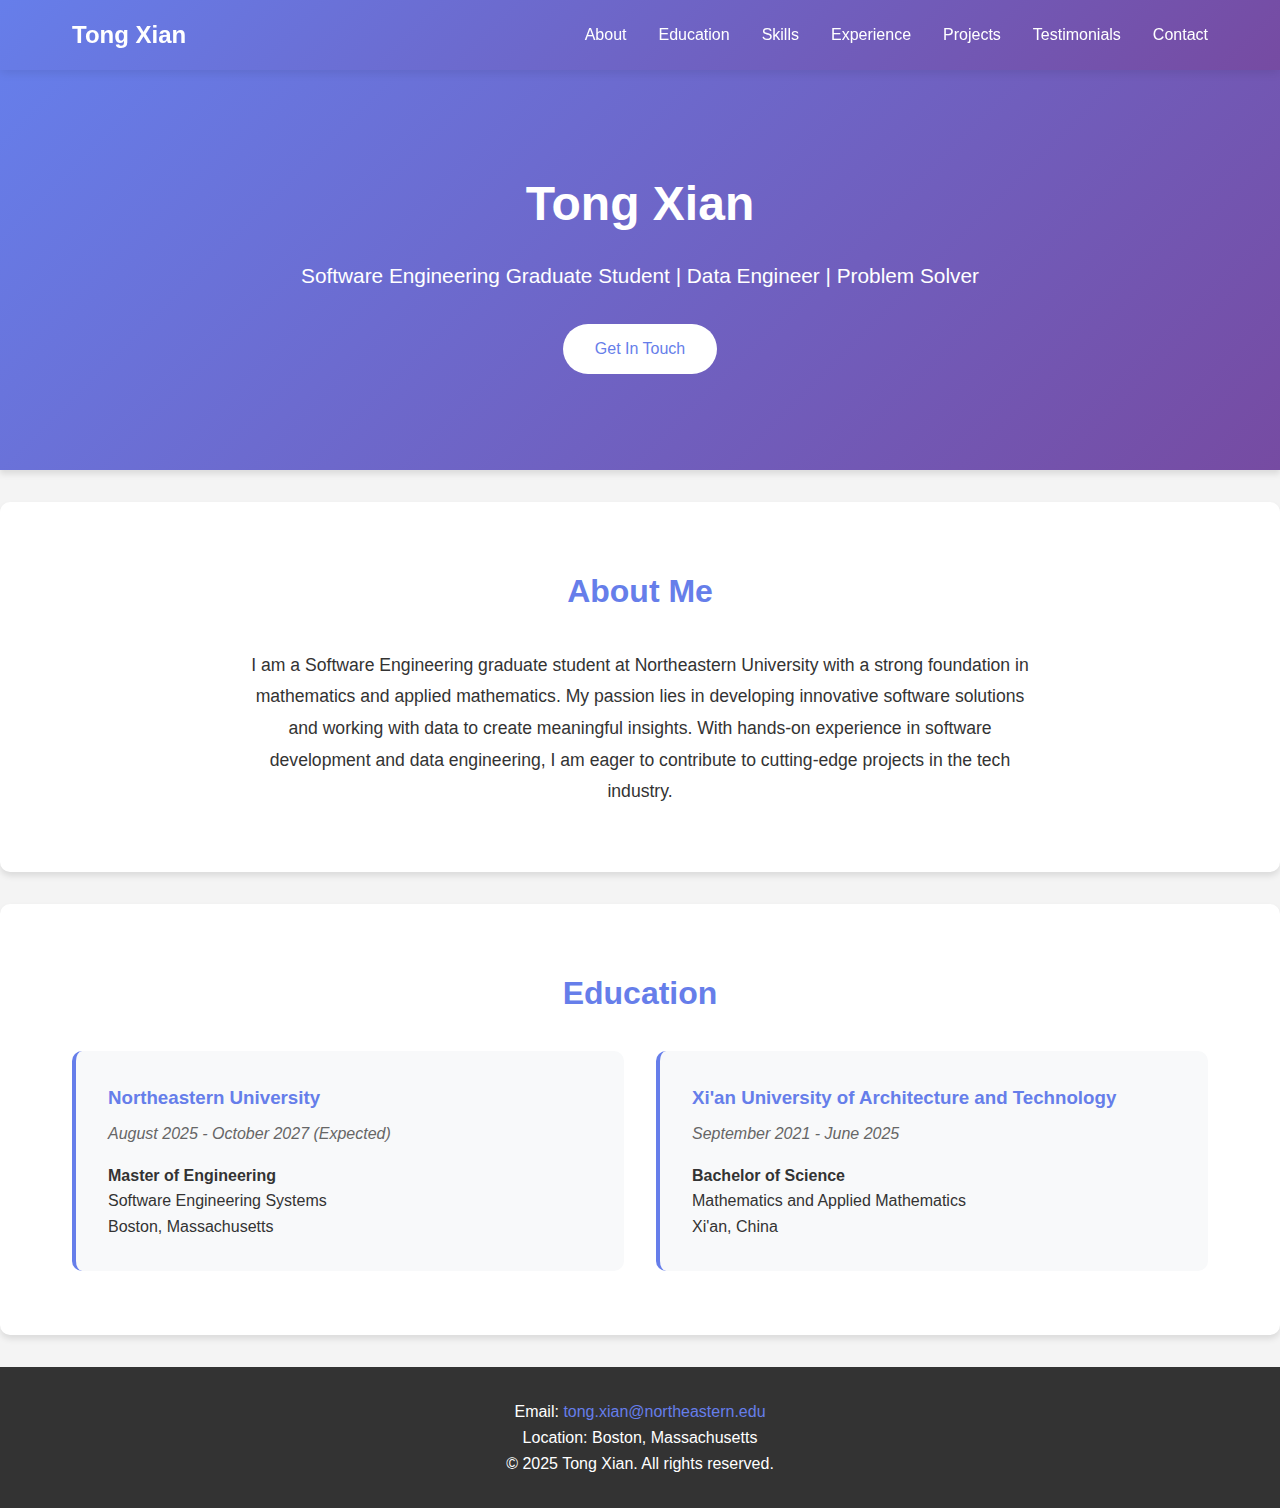
<file: Assignment2/index.html>
<!DOCTYPE html>
<html lang="en">
<head>
    <meta charset="UTF-8">
    <meta name="viewport" content="width=device-width, initial-scale=1.0">
    <title>Tong Xian - Software Engineer</title>
    <link rel="icon" type="image/x-icon" href="data:image/svg+xml,<svg xmlns='http://www.w3.org/2000/svg' viewBox='0 0 100 100'><text y='.9em' font-size='90'>💻</text></svg>">
    <link rel="stylesheet" href="styles.css">
</head>
<body>
<!-- HEADER with Navigation -->
<header>
    <nav>
        <div class="logo">Tong Xian</div>
        <ul>
            <li><a href="#about">About</a></li>
            <li><a href="#education">Education</a></li>
            <li><a href="#skills">Skills</a></li>
            <li><a href="#experience">Experience</a></li>
            <li><a href="#gallery">Projects</a></li>
            <li><a href="#testimonials">Testimonials</a></li>
            <li><a href="#contact">Contact</a></li>
        </ul>
    </nav>
</header>

<!-- HERO SECTION -->
<section class="hero">
    <div class="container">
        <h1>Tong Xian</h1>
        <p>Software Engineering Graduate Student | Data Engineer | Problem Solver</p>
        <button onclick="document.getElementById('contact').scrollIntoView({behavior: 'smooth'})">
            Get In Touch
        </button>
    </div>
</section>

<!-- ABOUT SECTION -->
<section id="about">
    <div class="container">
        <h2>About Me</h2>
        <div class="about-content">
            <p>
                I am a Software Engineering graduate student at Northeastern University with a strong foundation in mathematics and applied mathematics. My passion lies in developing innovative software solutions and working with data to create meaningful insights. With hands-on experience in software development and data engineering, I am eager to contribute to cutting-edge projects in the tech industry.
            </p>
        </div>
    </div>
</section>

<!-- EDUCATION SECTION -->
<section id="education">
    <div class="container">
        <h2>Education</h2>
        <div class="education-grid">
            <article class="education-card">
                <h3>Northeastern University</h3>
                <p class="date">August 2025 - October 2027 (Expected)</p>
                <p><strong>Master of Engineering</strong></p>
                <p>Software Engineering Systems</p>
                <p>Boston, Massachusetts</p>
            </article>
            <article class="education-card">
                <h3>Xi'an University of Architecture and Technology</h3>
                <p class="date">September 2021 - June 2025</p>
                <p><strong>Bachelor of Science</strong></p>
                <p>Mathematics and Applied Mathematics</p>
                <p>Xi'an, China</p>
            </article>
        </div>
    </div>
</section>

<!-- FOOTER -->
<footer>
    <div class="container">
        <p>Email: <a href="mailto:tong.xian@northeastern.edu">tong.xian@northeastern.edu</a></p>
        <p>Location: Boston, Massachusetts</p>
        <p>&copy; 2025 Tong Xian. All rights reserved.</p>
    </div>
</footer>
</body>
</html>
</file>
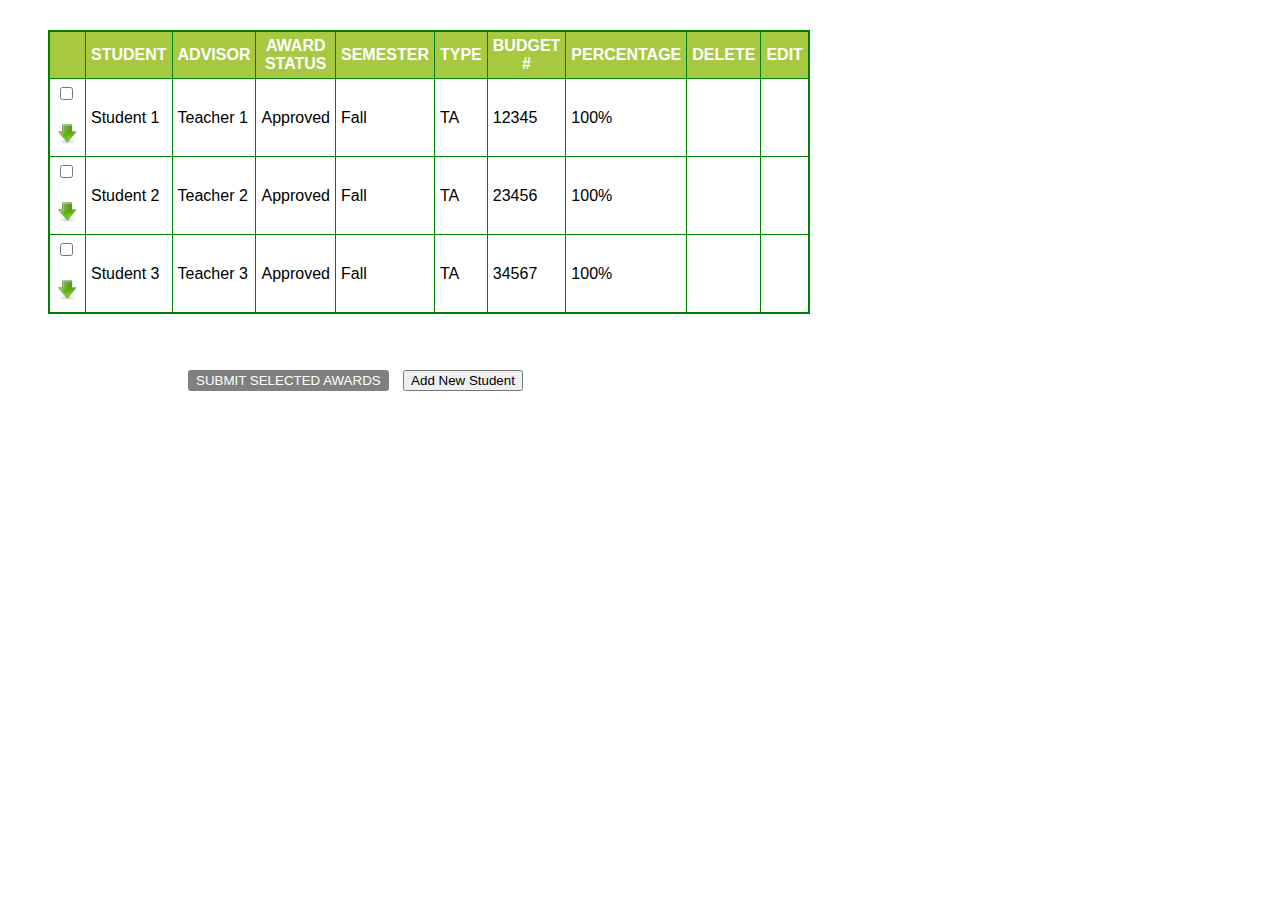
<file: Assignment3/table.html>
<!DOCTYPE html>
<html>
<head>
    <title>Table CheckList</title>
    <link rel="stylesheet" type="text/css" href="table.css">
    <link rel="stylesheet" type="text/css" href="style.css">
</head>
<body>
<div id="studentInfo"></div>

<table id="myTable">
    <thead>
    <tr>
        <th></th>
        <th>STUDENT</th>
        <th>ADVISOR</th>
        <th>AWARD<br/>STATUS</th>
        <th>SEMESTER</th>
        <th>TYPE</th>
        <th>BUDGET<br />#</th>
        <th>PERCENTAGE</th>
        <th>DELETE</th>
        <th>EDIT</th>
    </tr>
    </thead>
    <tbody>
    <tr>
        <td><input type="checkbox" /><br /><br /><img src="down.png" width="25px" class="arrow" /></td>
        <td>Student 1</td>
        <td>Teacher 1</td>
        <td>Approved</td>
        <td>Fall</td>
        <td>TA</td>
        <td>12345</td>
        <td>100%</td>
        <td></td>
        <td></td>
    </tr>
    <tr class="dropDownTextArea">
        <td colspan="10">
            Advisor:<br /><br />
            Award Details<br />
            Summer 1-2014(TA)<br />
            Budget Number: <br />
            Tuition Number: <br />
            Comments:<br /><br /><br />
            Award Status:<br /><br /><br />
        </td>
    </tr>
    <tr>
        <td><input type="checkbox" /><br /><br /><img src="down.png" width="25px" class="arrow" /></td>
        <td>Student 2</td>
        <td>Teacher 2</td>
        <td>Approved</td>
        <td>Fall</td>
        <td>TA</td>
        <td>23456</td>
        <td>100%</td>
        <td></td>
        <td></td>
    </tr>
    <tr class="dropDownTextArea">
        <td colspan="10">
            Advisor:<br /><br />
            Award Details<br />
            Summer 1-2014(TA)<br />
            Budget Number: <br />
            Tuition Number: <br />
            Comments:<br /><br /><br />
            Award Status:<br /><br /><br />
        </td>
    </tr>
    <tr>
        <td><input type="checkbox" /><br /><br /><img src="down.png" width="25px" class="arrow" /></td>
        <td>Student 3</td>
        <td>Teacher 3</td>
        <td>Approved</td>
        <td>Fall</td>
        <td>TA</td>
        <td>34567</td>
        <td>100%</td>
        <td></td>
        <td></td>
    </tr>
    <tr class="dropDownTextArea">
        <td colspan="10">
            Advisor:<br /><br />
            Award Details<br />
            Summer 1-2014(TA)<br />
            Budget Number: <br />
            Tuition Number: <br />
            Comments:<br /><br /><br />
            Award Status:<br /><br /><br />
        </td>
    </tr>
    </tbody>
</table>

<br /><br />

<button id="button">SUBMIT SELECTED AWARDS</button>
<button id="add">Add New Student</button>

<nav class="socialmediaicons"></nav>
<script src="script.js"></script>
</body>
</html>
</file>
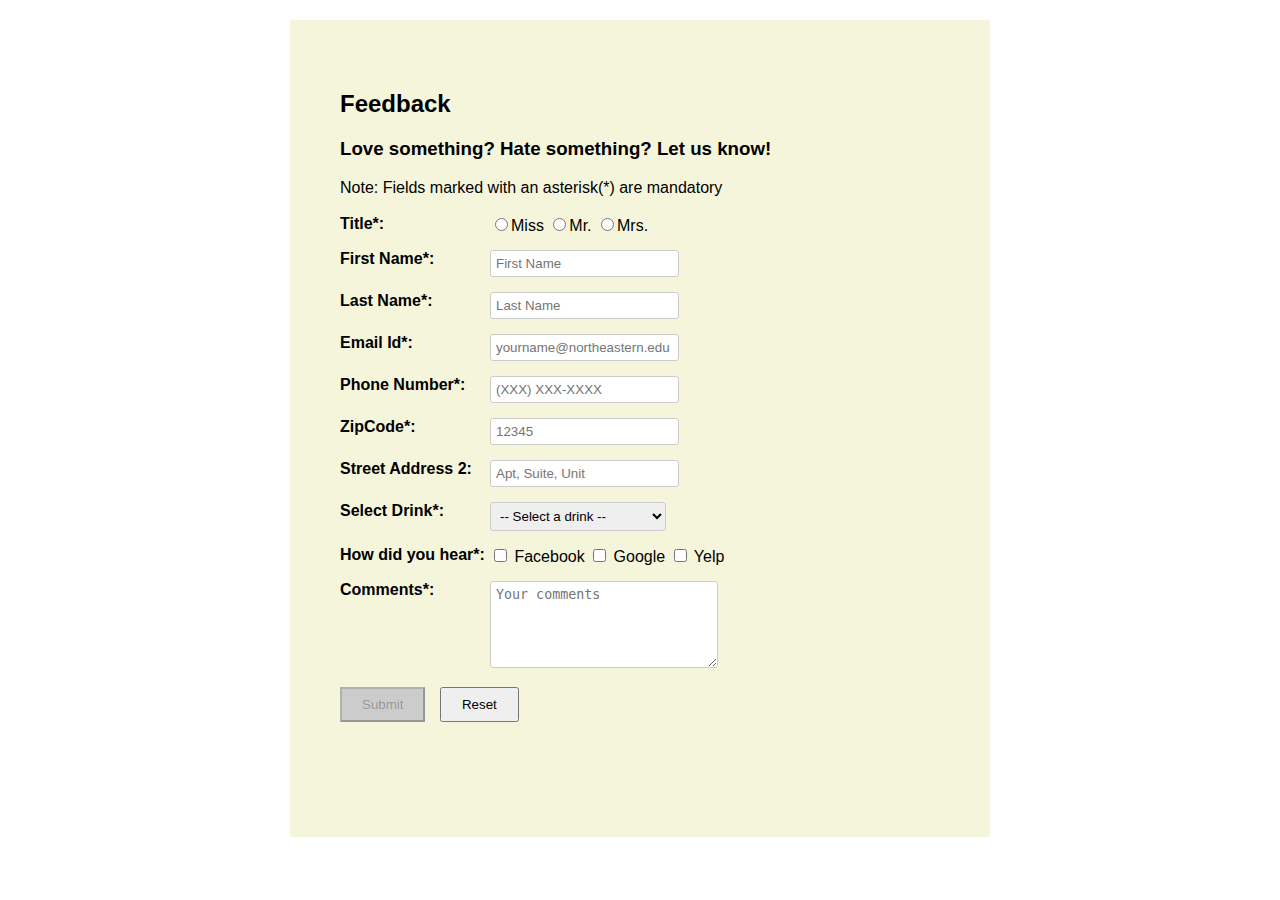
<file: Assignment4/Form.html>
<!doctype html>
<html lang="en">
<head>
    <title>Feedback</title>
    <style>
        * {
            box-sizing: border-box;
        }

        body {
            font-family: Arial, sans-serif;
            margin: 0;
            padding: 20px;
        }

        label {
            float: left;
            width: 150px;
            font-weight: bold;
        }

        #container {
            width: 700px;
            margin: auto;
            background-color: beige;
            position: relative;
        }

        main {
            padding: 50px;
        }

        .form-group {
            margin-bottom: 15px;
            clear: both;
            overflow: hidden;
        }

        .error-message {
            color: red;
            font-size: 12px;
            margin-left: 150px;
            display: none;
        }

        input[type="text"], textarea, select {
            padding: 5px;
            border: 1px solid #ccc;
            border-radius: 3px;
        }

        input[type="text"]:invalid, textarea:invalid {
            border-color: red;
        }

        input[type="submit"], input[type="reset"] {
            padding: 8px 20px;
            margin-right: 10px;
            cursor: pointer;
        }

        #submitBtn:disabled {
            background-color: #ccc;
            cursor: not-allowed;
        }
    </style>
</head>
<body>
<div id="container">
    <main>
        <h2>Feedback</h2>
        <h3>Love something? Hate something? Let us know!</h3>
        Note: Fields marked with an asterisk(*) are mandatory
        <br><br>

        <form id="feedbackForm" novalidate>
            <div class="form-group">
                <label>Title*:</label>
                <input type="radio" name="title" id="miss" value="Miss"/>Miss
                <input type="radio" name="title" id="mr" value="Mr."/>Mr.
                <input type="radio" name="title" id="mrs" value="Mrs."/>Mrs.
                <div class="error-message" id="titleError">Please select a title</div>
            </div>

            <div class="form-group">
                <label for="firstName">First Name*:</label>
                <input type="text" name="firstName" id="firstName" placeholder="First Name"/>
                <div class="error-message" id="firstNameError"></div>
            </div>

            <div class="form-group">
                <label for="lastName">Last Name*:</label>
                <input type="text" name="lastName" id="lastName" placeholder="Last Name"/>
                <div class="error-message" id="lastNameError"></div>
            </div>

            <div class="form-group">
                <label for="emailId">Email Id*:</label>
                <input type="text" name="emailId" id="emailId" placeholder="yourname@northeastern.edu"/>
                <div class="error-message" id="emailIdError"></div>
            </div>

            <div class="form-group">
                <label for="phoneNumber">Phone Number*:</label>
                <input type="text" name="phoneNumber" id="phoneNumber" placeholder="(XXX) XXX-XXXX" maxlength="14"/>
                <div class="error-message" id="phoneNumberError"></div>
            </div>

            <div class="form-group">
                <label for="zipcode">ZipCode*:</label>
                <input type="text" name="zipcode" id="zipcode" placeholder="12345" maxlength="5"/>
                <div class="error-message" id="zipcodeError"></div>
            </div>

            <div class="form-group">
                <label for="address2">Street Address 2:</label>
                <input type="text" name="address2" id="address2" placeholder="Apt, Suite, Unit" maxlength="100"/>
            </div>

            <div class="form-group">
                <label for="drinkSelect">Select Drink*:</label>
                <select name="drinkSelect" id="drinkSelect">
                    <option value="">-- Select a drink --</option>
                    <option value="Hot Black Tea - Keemun">Hot Black Tea - Keemun</option>
                    <option value="Iced Green Tea">Iced Green Tea</option>
                    <option value="Coffee - Espresso">Coffee - Espresso</option>
                    <option value="Smoothie - Berry Blast">Smoothie - Berry Blast</option>
                    <option value="Fresh Orange Juice">Fresh Orange Juice</option>
                </select>
                <div class="error-message" id="drinkSelectError">Please select a drink</div>
            </div>

            <div class="form-group">
                <label for="source">How did you hear*:</label>
                <input type="checkbox" name="source" value="Facebook" id="sourceFacebook"/> Facebook
                <input type="checkbox" name="source" value="Google" id="sourceGoogle"/> Google
                <input type="checkbox" name="source" value="Yelp" id="sourceYelp"/> Yelp
                <div class="error-message" id="sourceError">Please select at least one option</div>
            </div>

            <div class="form-group">
                <label for="comments">Comments*:</label>
                <textarea name="comments" id="comments" placeholder="Your comments" rows="5" cols="25"></textarea>
                <div class="error-message" id="commentsError"></div>
            </div>

            <div class="form-group">
                <input type="submit" id="submitBtn" value="Submit" disabled>
                <input type="reset" value="Reset">
            </div>
        </form>
    </main>

    <div id="resultsContainer" style="padding: 0 50px 50px 50px;"></div>
</div>

<script>
    // Form validation state
    const validationState = {
        title: false,
        firstName: false,
        lastName: false,
        emailId: false,
        phoneNumber: false,
        zipcode: false,
        drinkSelect: false,
        source: false,
        comments: false
    };

    // Regex patterns
    const patterns = {
        email: /^[a-zA-Z0-9._%+-]+@northeastern\.edu$/,
        phone: /^\(\d{3}\) \d{3}-\d{4}$/,
        zipcode: /^\d{5}$/,
        alphanumeric: /^[a-zA-Z0-9\s]+$/
    };

    // Initialize form
    document.addEventListener('DOMContentLoaded', function() {
        setupValidation();
    });

    function setupValidation() {
        // Title validation
        const titleRadios = document.querySelectorAll('input[name="title"]');
        titleRadios.forEach(radio => {
            radio.addEventListener('change', function() {
                validateTitle();
            });
        });

        // First Name validation
        const firstName = document.getElementById('firstName');
        firstName.addEventListener('input', function(e) {
            validateAlphanumeric(e.target, 'firstName', 2, 50);
        });

        // Last Name validation
        const lastName = document.getElementById('lastName');
        lastName.addEventListener('input', function(e) {
            validateAlphanumeric(e.target, 'lastName', 2, 50);
        });

        // Email validation
        const emailId = document.getElementById('emailId');
        emailId.addEventListener('input', function(e) {
            validateEmail(e.target);
        });

        // Phone number validation
        const phoneNumber = document.getElementById('phoneNumber');
        phoneNumber.addEventListener('input', function(e) {
            validatePhone(e.target);
        });

        // Zipcode validation
        const zipcode = document.getElementById('zipcode');
        zipcode.addEventListener('input', function(e) {
            e.target.value = e.target.value.replace(/\D/g, '').slice(0, 5);
            validateZipcode(e.target);
        });

        // Drink select validation
        const drinkSelect = document.getElementById('drinkSelect');
        drinkSelect.addEventListener('change', function(e) {
            validateDrinkSelect(e.target);
        });

        // Source checkboxes validation
        const sourceCheckboxes = document.querySelectorAll('input[name="source"]');
        sourceCheckboxes.forEach(checkbox => {
            checkbox.addEventListener('change', function() {
                validateSource();
            });
        });

        // Comments validation
        const comments = document.getElementById('comments');
        comments.addEventListener('input', function(e) {
            validateComments(e.target);
        });

        // Form reset
        const form = document.getElementById('feedbackForm');
        form.addEventListener('reset', function() {
            setTimeout(() => {
                resetValidation();
            }, 0);
        });
    }

    function validateTitle() {
        const titleRadios = document.querySelectorAll('input[name="title"]');
        const isValid = Array.from(titleRadios).some(radio => radio.checked);
        const errorElement = document.getElementById('titleError');

        if (!isValid) {
            errorElement.style.display = 'block';
            validationState.title = false;
        } else {
            errorElement.style.display = 'none';
            validationState.title = true;
        }

        updateSubmitButton();
    }

    function validateAlphanumeric(element, fieldName, minLength, maxLength) {
        const value = element.value.trim();
        const errorElement = document.getElementById(fieldName + 'Error');
        let errorMessage = '';

        if (value === '') {
            errorMessage = 'This field is required';
            validationState[fieldName] = false;
        } else if (value.length < minLength) {
            errorMessage = `Minimum ${minLength} characters required`;
            validationState[fieldName] = false;
        } else if (value.length > maxLength) {
            errorMessage = `Maximum ${maxLength} characters allowed`;
            validationState[fieldName] = false;
        } else if (!patterns.alphanumeric.test(value)) {
            errorMessage = 'Only letters, numbers and spaces allowed';
            validationState[fieldName] = false;
        } else {
            validationState[fieldName] = true;
        }

        errorElement.textContent = errorMessage;
        errorElement.style.display = errorMessage ? 'block' : 'none';
        updateSubmitButton();
    }

    function validateEmail(element) {
        const value = element.value.trim();
        const errorElement = document.getElementById('emailIdError');
        let errorMessage = '';

        if (value === '') {
            errorMessage = 'Email is required';
            validationState.emailId = false;
        } else if (!patterns.email.test(value)) {
            errorMessage = 'Email must be @northeastern.edu';
            validationState.emailId = false;
        } else {
            validationState.emailId = true;
        }

        errorElement.textContent = errorMessage;
        errorElement.style.display = errorMessage ? 'block' : 'none';
        updateSubmitButton();
    }

    function validatePhone(element) {
        const value = element.value;
        const errorElement = document.getElementById('phoneNumberError');
        let errorMessage = '';

        if (value === '') {
            errorMessage = 'Phone number is required';
            validationState.phoneNumber = false;
        } else if (!patterns.phone.test(value)) {
            errorMessage = 'Format: (XXX) XXX-XXXX';
            validationState.phoneNumber = false;
        } else {
            validationState.phoneNumber = true;
        }

        errorElement.textContent = errorMessage;
        errorElement.style.display = errorMessage ? 'block' : 'none';
        updateSubmitButton();
    }

    function validateZipcode(element) {
        const value = element.value;
        const errorElement = document.getElementById('zipcodeError');
        let errorMessage = '';

        if (value === '') {
            errorMessage = 'Zipcode is required';
            validationState.zipcode = false;
        } else if (!patterns.zipcode.test(value)) {
            errorMessage = 'Zipcode must be 5 digits';
            validationState.zipcode = false;
        } else {
            validationState.zipcode = true;
        }

        errorElement.textContent = errorMessage;
        errorElement.style.display = errorMessage ? 'block' : 'none';
        updateSubmitButton();
    }

    function validateDrinkSelect(element) {
        const value = element.value;
        const errorElement = document.getElementById('drinkSelectError');

        if (value === '') {
            errorElement.style.display = 'block';
            validationState.drinkSelect = false;
        } else {
            errorElement.style.display = 'none';
            validationState.drinkSelect = true;
        }

        updateSubmitButton();
    }

    function validateSource() {
        const sourceCheckboxes = document.querySelectorAll('input[name="source"]');
        const isValid = Array.from(sourceCheckboxes).some(checkbox => checkbox.checked);
        const errorElement = document.getElementById('sourceError');

        if (!isValid) {
            errorElement.style.display = 'block';
            validationState.source = false;
        } else {
            errorElement.style.display = 'none';
            validationState.source = true;
        }

        updateSubmitButton();
    }

    function validateComments(element) {
        const value = element.value.trim();
        const errorElement = document.getElementById('commentsError');
        let errorMessage = '';

        if (value === '') {
            errorMessage = 'Comments are required';
            validationState.comments = false;
        } else if (value.length < 10) {
            errorMessage = 'Minimum 10 characters required';
            validationState.comments = false;
        } else if (value.length > 500) {
            errorMessage = 'Maximum 500 characters allowed';
            validationState.comments = false;
        } else {
            validationState.comments = true;
        }

        errorElement.textContent = errorMessage;
        errorElement.style.display = errorMessage ? 'block' : 'none';
        updateSubmitButton();
    }

    function updateSubmitButton() {
        const submitBtn = document.getElementById('submitBtn');
        const allValid = Object.values(validationState).every(value => value === true);
        submitBtn.disabled = !allValid;
    }

    function resetValidation() {
        Object.keys(validationState).forEach(key => {
            validationState[key] = false;
        });

        document.querySelectorAll('.error-message').forEach(error => {
            error.style.display = 'none';
        });

        updateSubmitButton();
    }
</script>
</body>
</html>
</file>
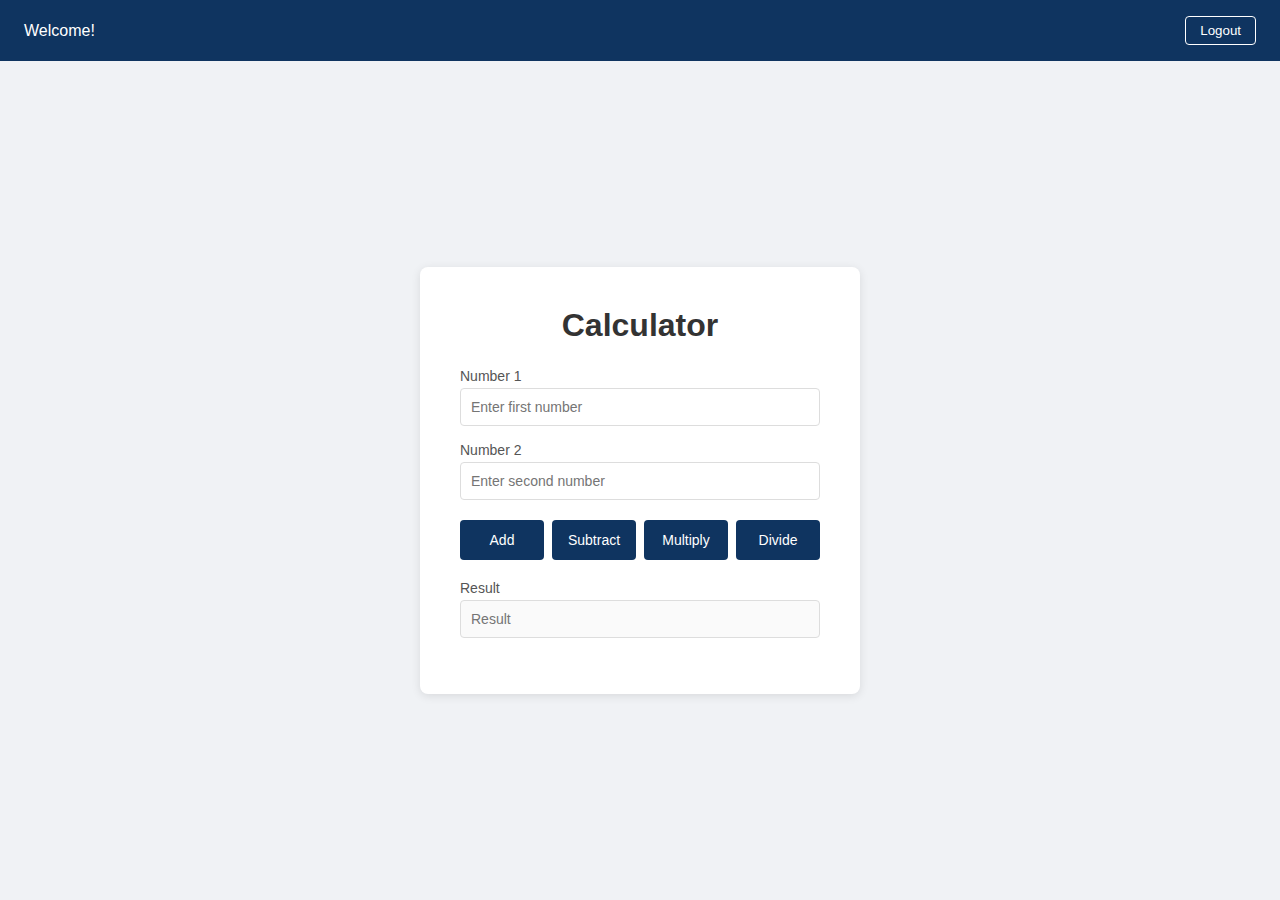
<file: Assignment5/calculator.html>
<!DOCTYPE html>
<html lang="en">
<head>
    <meta charset="UTF-8">
    <meta name="viewport" content="width=device-width, initial-scale=1.0">
    <title>Calculator</title>
    <style>
        * { box-sizing: border-box; margin: 0; padding: 0; }
        body {
          font-family: 'Segoe UI', sans-serif;
          background: #f0f2f5;
          min-height: 100vh;
          display: flex;
          flex-direction: column;
        }
        header {
          background: #0f3460;
          color: #fff;
          padding: 16px 24px;
          display: flex;
          justify-content: space-between;
          align-items: center;
        }
        main {
          flex: 1;
          display: flex;
          align-items: center;
          justify-content: center;
          padding: 40px 16px;
        }
        .card {
          background: #fff;
          border-radius: 8px;
          padding: 40px;
          width: 100%;
          max-width: 440px;
          box-shadow: 0 2px 10px rgba(0,0,0,0.1);
        }
        h1 { text-align: center; color: #333; margin-bottom: 24px; }
        .form-group { margin-bottom: 16px; }
        label { display: block; font-size: 14px; color: #555; margin-bottom: 4px; }
        input {
          width: 100%;
          padding: 10px;
          border: 1px solid #ddd;
          border-radius: 4px;
          font-size: 14px;
        }
        .ops {
          display: grid;
          grid-template-columns: repeat(4,1fr);
          gap: 8px;
          margin: 20px 0;
        }
        .btn-op {
          padding: 12px;
          border: none;
          border-radius: 4px;
          background: #0f3460;
          color: #fff;
          font-size: 14px;
          cursor: pointer;
        }
        .btn-logout {
          background: transparent;
          border: 1px solid #fff;
          color: #fff;
          padding: 6px 14px;
          border-radius: 4px;
          cursor: pointer;
        }
    </style>
</head>
<body>
<header>
    <span id="welcomeMsg">Welcome!</span>
    <button class="btn-logout" id="logoutBtn">Logout</button>
</header>
<main>
    <div class="card">
        <h1>Calculator</h1>
        <div class="form-group">
            <label>Number 1</label>
            <input type="text" id="num1" placeholder="Enter first number">
        </div>
        <div class="form-group">
            <label>Number 2</label>
            <input type="text" id="num2" placeholder="Enter second number">
        </div>
        <div class="ops">
            <button class="btn-op" data-op="add">Add</button>
            <button class="btn-op" data-op="subtract">Subtract</button>
            <button class="btn-op" data-op="multiply">Multiply</button>
            <button class="btn-op" data-op="divide">Divide</button>
        </div>
        <div class="form-group">
            <label>Result</label>
            <input type="text" id="result" disabled placeholder="Result">
        </div>
    </div>
</main>
</body>
</html>
</file>
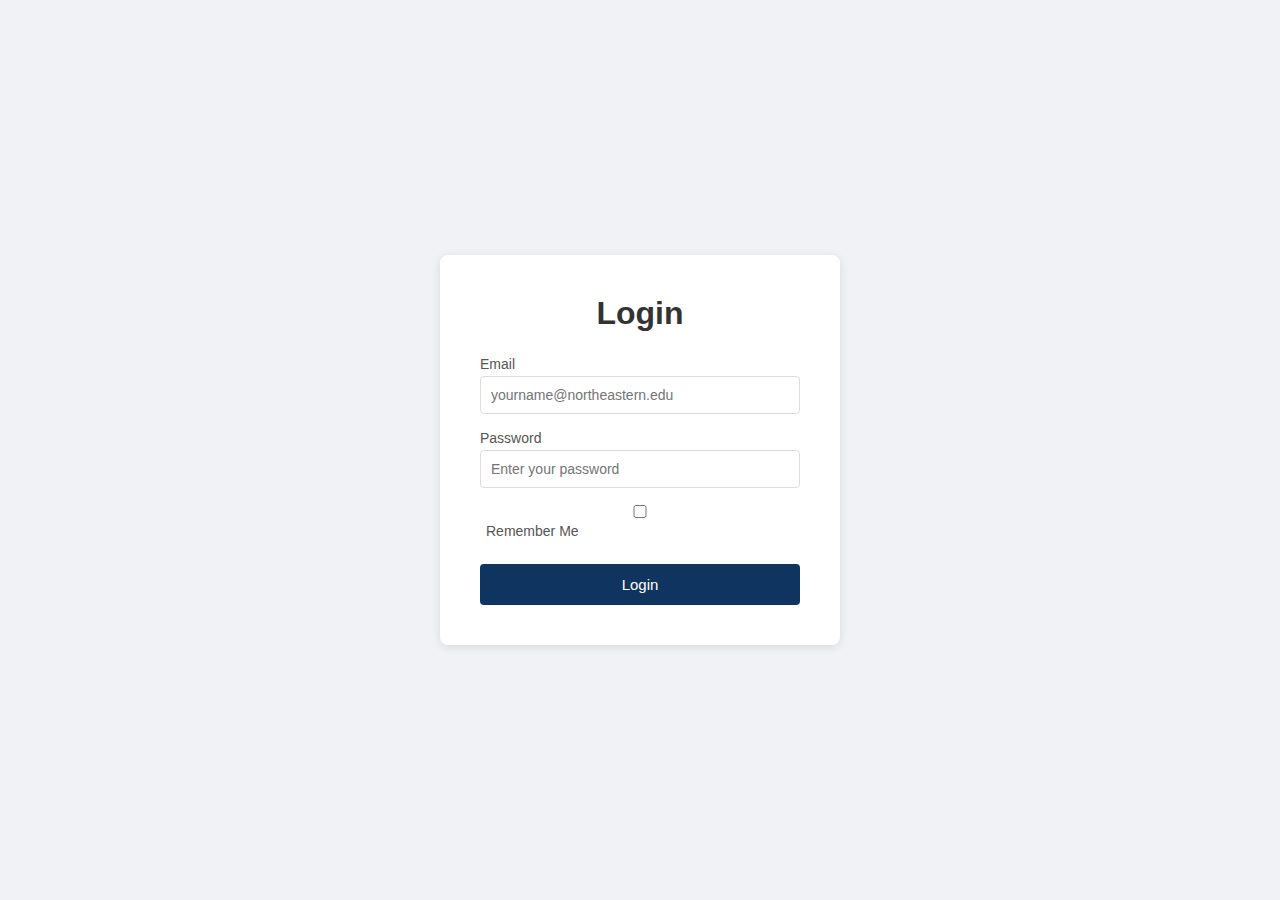
<file: Assignment5/login.html>
<!DOCTYPE html>
<html lang="en">
<head>
    <meta charset="UTF-8">
    <meta name="viewport" content="width=device-width, initial-scale=1.0">
    <title>Login</title>
    <style>
        * { box-sizing: border-box; margin: 0; padding: 0; }
        body {
          font-family: 'Segoe UI', sans-serif;
          background: #f0f2f5;
          min-height: 100vh;
          display: flex;
          align-items: center;
          justify-content: center;
        }
        .card {
          background: #fff;
          border-radius: 8px;
          padding: 40px;
          width: 100%;
          max-width: 400px;
          box-shadow: 0 2px 10px rgba(0,0,0,0.1);
        }
        h1 { text-align: center; color: #333; margin-bottom: 24px; }
        .form-group { margin-bottom: 16px; }
        label { display: block; font-size: 14px; color: #555; margin-bottom: 4px; }
        input {
          width: 100%;
          padding: 10px;
          border: 1px solid #ddd;
          border-radius: 4px;
          font-size: 14px;
        }
        .btn-login {
          width: 100%;
          padding: 12px;
          background: #0f3460;
          color: #fff;
          border: none;
          border-radius: 4px;
          font-size: 15px;
          cursor: pointer;
          margin-top: 8px;
        }
    </style>
</head>
<body>
<div class="card">
    <h1>Login</h1>
    <div class="form-group">
        <label for="email">Email</label>
        <input type="email" id="email" placeholder="yourname@northeastern.edu">
    </div>
    <div class="form-group">
        <label for="password">Password</label>
        <input type="password" id="password" placeholder="Enter your password">
    </div>
    <div style="margin-bottom:16px;">
        <input type="checkbox" id="remember">
        <label for="remember" style="display:inline;margin-left:6px;">Remember Me</label>
    </div>
    <button class="btn-login" id="loginBtn">Login</button>
</div>
</body>
</html>
</file>
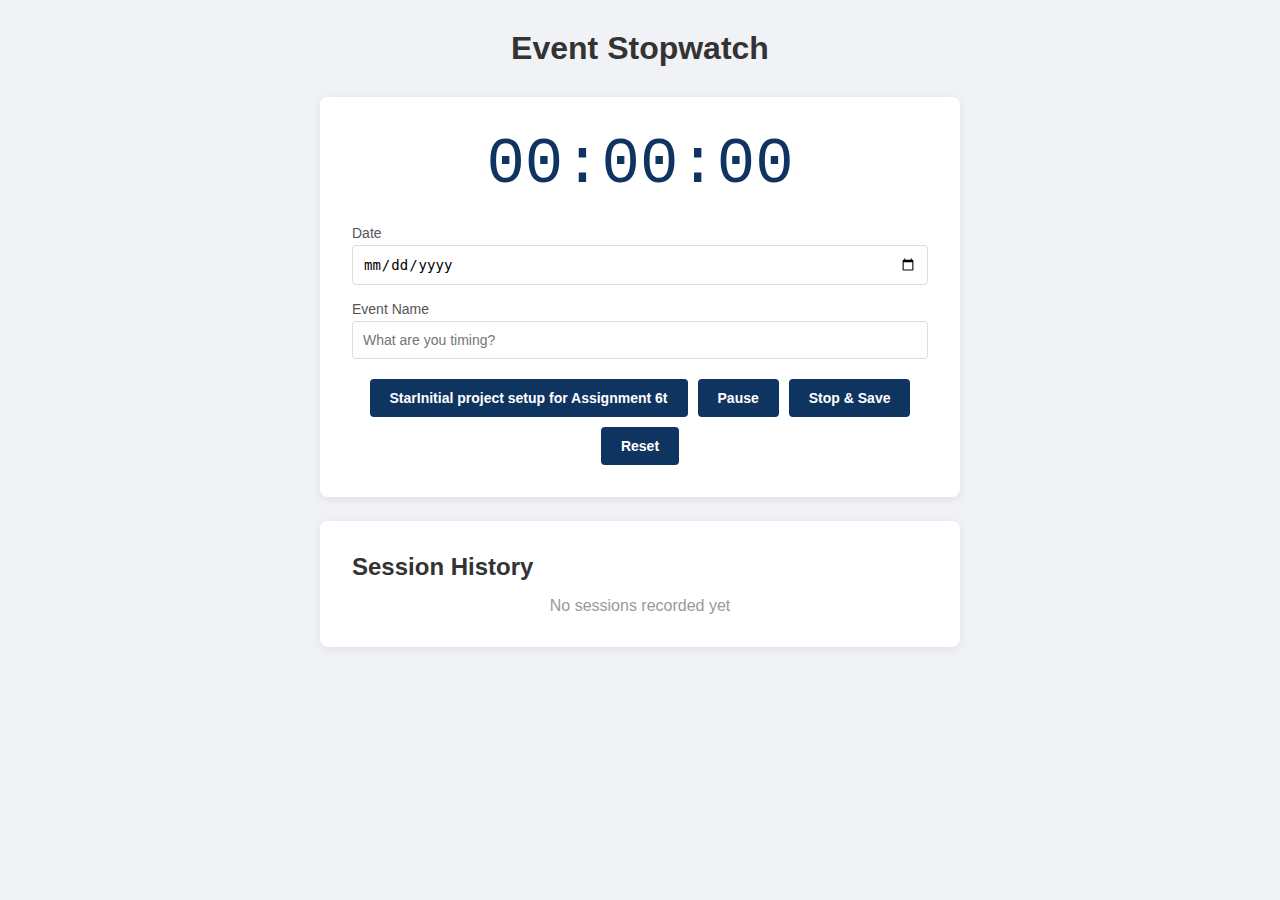
<file: Assignment5/stopwatch.html>
<!DOCTYPE html>
<html lang="en">
<head>
    <meta charset="UTF-8">
    <meta name="viewport" content="width=device-width, initial-scale=1.0">
    <title>Event Stopwatch</title>
    <style>
        * { box-sizing: border-box; margin: 0; padding: 0; }
        body {
          font-family: 'Segoe UI', sans-serif;
          background: #f0f2f5;
          min-height: 100vh;
          padding: 30px 16px;
        }
        h1 { text-align: center; color: #333; margin-bottom: 30px; }
        .container { max-width: 640px; margin: 0 auto; }
        .card {
          background: #fff;
          border-radius: 8px;
          padding: 32px;
          margin-bottom: 24px;
          box-shadow: 0 2px 10px rgba(0,0,0,0.08);
        }
        .timer-display {
          font-size: 64px;
          font-family: 'Courier New', monospace;
          text-align: center;
          color: #0f3460;
          margin-bottom: 24px;
        }
        .form-group { margin-bottom: 16px; }
        label { display: block; font-size: 14px; color: #555; margin-bottom: 4px; }
        input {
          width: 100%;
          padding: 10px;
          border: 1px solid #ddd;
          border-radius: 4px;
          font-size: 14px;
        }
        .controls {
          display: flex;
          gap: 10px;
          justify-content: center;
          flex-wrap: wrap;
          margin-top: 20px;
        }
        .btn {
          padding: 11px 20px;
          border: none;
          border-radius: 4px;
          font-size: 14px;
          font-weight: 600;
          cursor: pointer;
          background: #0f3460;
          color: #fff;
        }
    </style>
</head>
<body>
<div class="container">
    <h1>Event Stopwatch</h1>
    <div class="card">
        <div class="timer-display" id="timerDisplay">00:00:00</div>
        <div class="form-group">
            <label>Date</label>
            <input type="date" id="eventDate">
        </div>
        <div class="form-group">
            <label>Event Name</label>
            <input type="text" id="eventName" placeholder="What are you timing?">
        </div>
        <div class="controls">
            <button class="btn" id="startBtn">StarInitial project setup for Assignment 6t</button>
            <button class="btn" id="pauseBtn">Pause</button>
            <button class="btn" id="stopBtn">Stop & Save</button>
            <button class="btn" id="resetBtn">Reset</button>
        </div>
    </div>
    <div class="card">
        <h2 style="margin-bottom:16px;color:#333;">Session History</h2>
        <div id="historyList"><p style="color:#999;text-align:center;">No sessions recorded yet</p></div>
    </div>
</div>
</body>
</html>
</file>
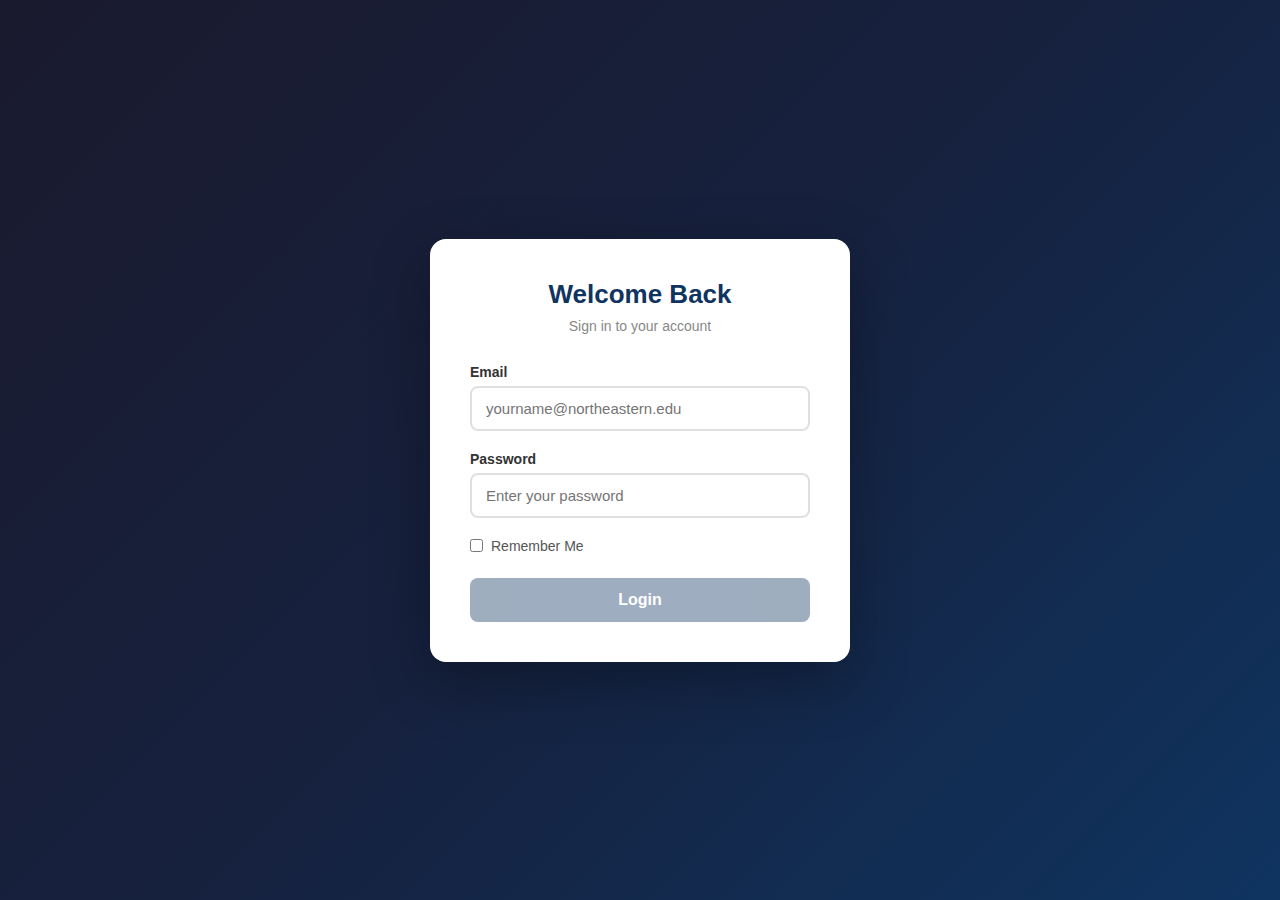
<file: Assignment6/calculator.html>
<!DOCTYPE html>
<html lang="en">
<head>
    <meta charset="UTF-8">
    <meta name="viewport" content="width=device-width, initial-scale=1.0">
    <title>Calculator</title>
    <script src="https://cdnjs.cloudflare.com/ajax/libs/jquery/3.7.1/jquery.min.js"></script>
    <style>
        * { box-sizing: border-box; margin: 0; padding: 0; }
        body {
          font-family: 'Segoe UI', sans-serif;
          background: linear-gradient(135deg, #1a1a2e, #16213e, #0f3460);
          min-height: 100vh;
          display: flex;
          flex-direction: column;
        }
        header {
          background: rgba(255,255,255,0.08);
          backdrop-filter: blur(10px);
          padding: 16px 32px;
          display: flex;
          justify-content: space-between;
          align-items: center;
          color: #fff;
          border-bottom: 1px solid rgba(255,255,255,0.1);
        }
        header h2 { font-size: 18px; }
        .btn-logout {
          background: #e74c3c;
          color: #fff;
          border: none;
          padding: 8px 18px;
          border-radius: 8px;
          font-size: 14px;
          cursor: pointer;
          font-weight: 600;
          transition: background 0.2s;
        }
        .btn-logout:hover { background: #c0392b; }
        main {
          flex: 1;
          display: flex;
          align-items: center;
          justify-content: center;
          padding: 40px 16px;
        }
        .card {
          background: #fff;
          border-radius: 16px;
          padding: 40px;
          width: 100%;
          max-width: 460px;
          box-shadow: 0 20px 60px rgba(0,0,0,0.3);
        }
        h1 { text-align: center; color: #0f3460; font-size: 24px; margin-bottom: 28px; }
        .form-group { margin-bottom: 18px; }
        label { display: block; font-size: 14px; font-weight: 600; color: #333; margin-bottom: 6px; }
        input[type="text"] {
          width: 100%;
          padding: 12px 14px;
          border: 2px solid #e0e0e0;
          border-radius: 8px;
          font-size: 15px;
          outline: none;
          transition: border-color 0.2s;
        }
        input:focus { border-color: #0f3460; }
        input.error-border { border-color: #e74c3c; }
        input:disabled { background: #f5f5f5; color: #444; font-weight: 600; }
        .error-msg { color: #e74c3c; font-size: 12px; margin-top: 5px; display: none; }
        .ops {
          display: grid;
          grid-template-columns: repeat(4,1fr);
          gap: 10px;
          margin: 22px 0;
        }
        .btn-op {
          padding: 13px;
          border: none;
          border-radius: 8px;
          font-size: 15px;
          font-weight: 700;
          cursor: pointer;
          color: #fff;
          transition: transform 0.1s, box-shadow 0.2s;
          box-shadow: 0 3px 10px rgba(0,0,0,0.15);
        }
        .btn-op:hover { transform: translateY(-2px); box-shadow: 0 5px 15px rgba(0,0,0,0.2); }
        .btn-op:active { transform: translateY(0); }
        .btn-add { background: #2ecc71; }
        .btn-sub { background: #e74c3c; }
        .btn-mul { background: #3498db; }
        .btn-div { background: #f39c12; }
        @media (max-width: 400px) {
          .ops { grid-template-columns: repeat(2,1fr); }
          .card { padding: 24px; }
        }
    </style>
</head>
<body>
<header>
    <h2 id="welcomeMsg">Welcome!</h2>
    <button class="btn-logout" id="logoutBtn">Logout</button>
</header>
<main>
    <div class="card">
        <h1>Calculator</h1>
        <div class="form-group">
            <label>Number 1</label>
            <input type="text" id="num1" placeholder="Enter first number">
            <div class="error-msg" id="num1-error">Please enter a valid number</div>
        </div>
        <div class="form-group">
            <label>Number 2</label>
            <input type="text" id="num2" placeholder="Enter second number">
            <div class="error-msg" id="num2-error">Please enter a valid number</div>
        </div>
        <div class="ops">
            <button class="btn-op btn-add" data-op="add">Add</button>
            <button class="btn-op btn-sub" data-op="subtract">Subtract</button>
            <button class="btn-op btn-mul" data-op="multiply">Multiply</button>
            <button class="btn-op btn-div" data-op="divide">Divide</button>
        </div>
        <div class="form-group">
            <label>Result</label>
            <input type="text" id="result" disabled placeholder="Result will appear here">
        </div>
    </div>
</main>
<script>
    const getSession = () => {
      const s = sessionStorage.getItem('userSession') || localStorage.getItem('userSession');
      return s ? JSON.parse(s) : null;
    };

    const session = getSession();
    if (!session || !session.isLoggedIn) window.location.href = 'login.html';
    $('#welcomeMsg').text('Welcome, ' + session.username + '!');

    const calculate = (num1, num2, operation) => {
      if (operation === 'add') return num1 + num2;
      if (operation === 'subtract') return num1 - num2;
      if (operation === 'multiply') return num1 * num2;
      if (operation === 'divide') {
        if (num2 === 0) return 'Error: Division by zero';
        return num1 / num2;
      }
    };

    const isValid = val => val.trim() !== '' && /^-?\d+(\.\d+)?$/.test(val.trim());

    const validateInput = (inputId, errorId) => {
      if (!isValid($(inputId).val())) {
        $(inputId).addClass('error-border');
        $(errorId).show();
        return false;
      }
      $(inputId).removeClass('error-border').css('border-color', '');
      $(errorId).hide();
      return true;
    };

    $('#num1, #num2').on('focus', function () {
      $(this).removeClass('error-border').next('.error-msg').hide();
    });

    $('.btn-op').on('click', function () {
      const op = $(this).data('op');
      if (!validateInput('#num1', '#num1-error') | !validateInput('#num2', '#num2-error')) return;
      const n1 = parseFloat($('#num1').val().trim());
      const n2 = parseFloat($('#num2').val().trim());
      const res = calculate(n1, n2, op);
      const display = typeof res === 'number' ? (Number.isInteger(res) ? res : parseFloat(res.toFixed(10))) : res;
      $('#result').val(display).css('border-color', '#2ecc71');
      setTimeout(() => $('#result').css('border-color', ''), 1500);
    });

    $('#logoutBtn').on('click', () => {
      sessionStorage.removeItem('userSession');
      localStorage.removeItem('userSession');
      $('main').fadeOut(600, () => { window.location.href = 'login.html'; });
    });
</script>
</body>
</html>
</file>
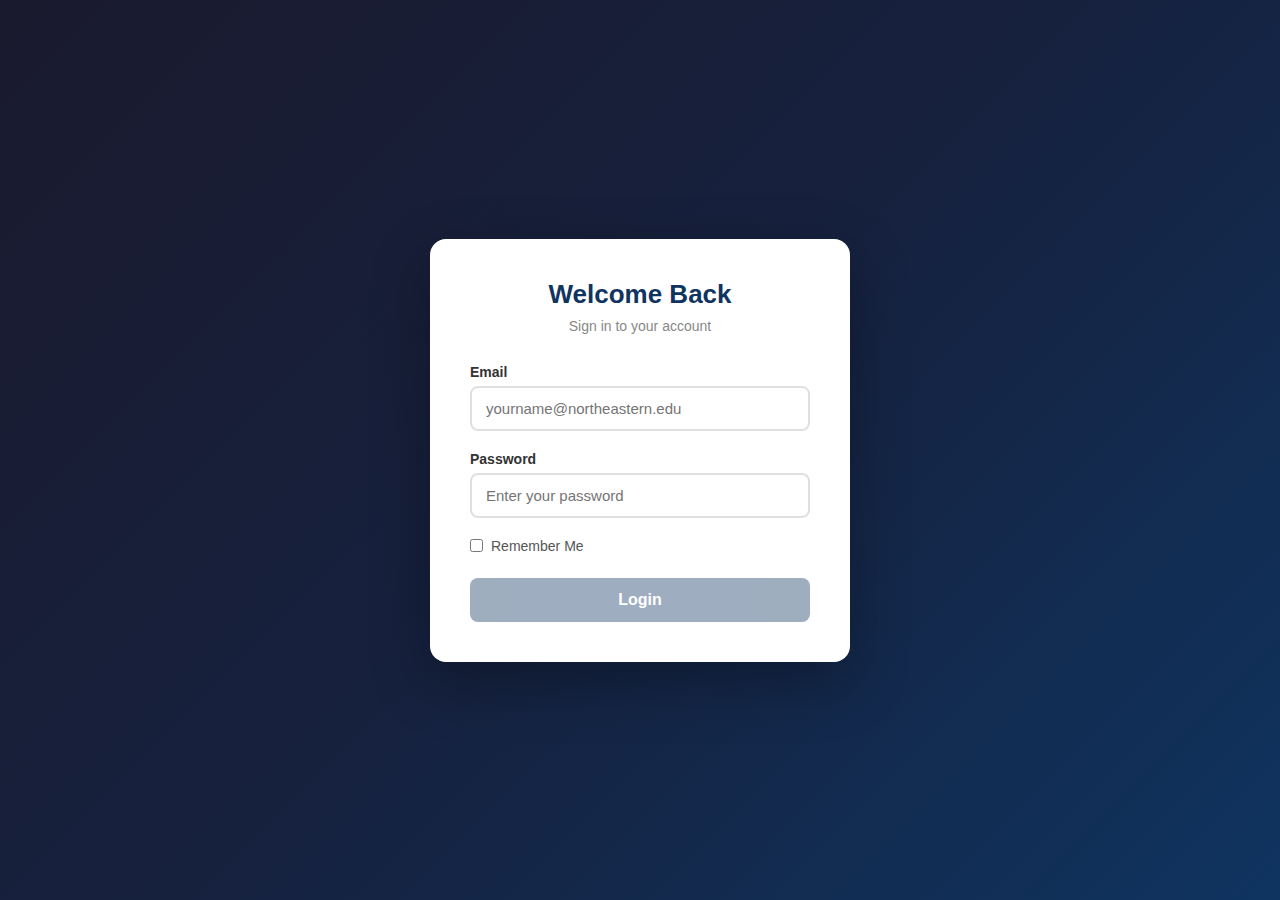
<file: Assignment6/login.html>
<!DOCTYPE html>
<html lang="en">
<head>
    <meta charset="UTF-8">
    <meta name="viewport" content="width=device-width, initial-scale=1.0">
    <title>Login</title>
    <script src="https://cdnjs.cloudflare.com/ajax/libs/jquery/3.7.1/jquery.min.js"></script>
    <style>
        * { box-sizing: border-box; margin: 0; padding: 0; }
        body {
          font-family: 'Segoe UI', sans-serif;
          background: linear-gradient(135deg, #1a1a2e, #16213e, #0f3460);
          min-height: 100vh;
          display: flex;
          align-items: center;
          justify-content: center;
        }
        .card {
          background: #fff;
          border-radius: 16px;
          padding: 40px;
          width: 100%;
          max-width: 420px;
          box-shadow: 0 20px 60px rgba(0,0,0,0.3);
        }
        h1 {
          text-align: center;
          color: #0f3460;
          font-size: 26px;
          margin-bottom: 8px;
        }
        .subtitle {
          text-align: center;
          color: #888;
          font-size: 14px;
          margin-bottom: 30px;
        }
        .form-group { margin-bottom: 20px; }
        label {
          display: block;
          font-size: 14px;
          font-weight: 600;
          color: #333;
          margin-bottom: 6px;
        }
        input[type="email"], input[type="password"] {
          width: 100%;
          padding: 12px 14px;
          border: 2px solid #e0e0e0;
          border-radius: 8px;
          font-size: 15px;
          transition: border-color 0.2s;
          outline: none;
        }
        input:focus { border-color: #0f3460; }
        input.error-border { border-color: #e74c3c; }
        .error-msg {
          color: #e74c3c;
          font-size: 12px;
          margin-top: 5px;
          display: none;
        }
        .checkbox-row {
          display: flex;
          align-items: center;
          gap: 8px;
          margin-bottom: 24px;
        }
        .checkbox-row label { margin: 0; font-weight: 400; color: #555; }
        .btn-login {
          width: 100%;
          padding: 13px;
          background: #0f3460;
          color: #fff;
          border: none;
          border-radius: 8px;
          font-size: 16px;
          font-weight: 600;
          cursor: pointer;
          transition: background 0.2s, opacity 0.2s;
        }
        .btn-login:hover:not(:disabled) { background: #16213e; }
        .btn-login:disabled { opacity: 0.4; cursor: not-allowed; }
        .success-msg {
          background: #d4edda;
          color: #155724;
          border: 1px solid #c3e6cb;
          border-radius: 8px;
          padding: 12px;
          text-align: center;
          margin-top: 16px;
          display: none;
        }
        .cred-error {
          color: #e74c3c;
          font-size: 13px;
          text-align: center;
          margin-top: 12px;
          display: none;
        }
    </style>
</head>
<body>
<div class="card">
    <h1>Welcome Back</h1>
    <p class="subtitle">Sign in to your account</p>
    <div class="form-group">
        <label for="email">Email</label>
        <input type="email" id="email" placeholder="yourname@northeastern.edu">
        <div class="error-msg" id="email-error"></div>
    </div>
    <div class="form-group">
        <label for="password">Password</label>
        <input type="password" id="password" placeholder="Enter your password">
        <div class="error-msg" id="password-error"></div>
    </div>
    <div class="checkbox-row">
        <input type="checkbox" id="remember">
        <label for="remember">Remember Me</label>
    </div>
    <button class="btn-login" id="loginBtn" disabled>Login</button>
    <div class="cred-error" id="cred-error">Invalid email or password</div>
    <div class="success-msg" id="success-msg">Login successful! Redirecting...</div>
</div>
<script>
    const users = [
      { email: 'alice@northeastern.edu', password: 'alice1234' },
      { email: 'bob@northeastern.edu', password: 'bobpass99' },
      { email: 'xiangyu@northeastern.edu', password: 'xiangyu1' }
    ];

    let emailValid = false;
    let passwordValid = false;

    const validateEmail = () => {
      const val = $('#email').val().trim();
      if (!val) {
        showError('#email', '#email-error', 'Please enter a valid Northeastern email');
        emailValid = false;
      } else if (!/^[^\s@]+@[^\s@]+\.[^\s@]+$/.test(val) || !val.endsWith('@northeastern.edu')) {
        showError('#email', '#email-error', 'Please enter a valid Northeastern email');
        emailValid = false;
      } else {
        clearError('#email', '#email-error');
        emailValid = true;
      }
      updateBtn();
    };

    const validatePassword = () => {
      const val = $('#password').val();
      if (!val) {
        showError('#password', '#password-error', 'Password is required');
        passwordValid = false;
      } else if (val.length < 8) {
        showError('#password', '#password-error', 'Password must be at least 8 characters');
        passwordValid = false;
      } else {
        clearError('#password', '#password-error');
        passwordValid = true;
      }
      updateBtn();
    };

    const showError = (input, errorEl, msg) => {
      $(input).addClass('error-border');
      $(errorEl).text(msg).show();
    };

    const clearError = (input, errorEl) => {
      $(input).removeClass('error-border');
      $(errorEl).hide();
    };

    const updateBtn = () => {
      $('#loginBtn').prop('disabled', !(emailValid && passwordValid));
    };

    $('#email').on('keyup blur', validateEmail);
    $('#password').on('keyup blur', validatePassword);

    $('#email').on('focus', () => clearError('#email', '#email-error'));
    $('#password').on('focus', () => clearError('#password', '#password-error'));

    $('#loginBtn').on('click', () => {
      const email = $('#email').val().trim();
      const password = $('#password').val();
      const user = users.find(u => u.email === email && u.password === password);

      if (!user) {
        $('#cred-error').show();
        return;
      }

      $('#cred-error').hide();
      const username = email.split('@')[0];
      const sessionData = JSON.stringify({
        username,
        email,
        loginTimestamp: new Date().toISOString(),
        isLoggedIn: true
      });

      if ($('#remember').is(':checked')) {
        localStorage.setItem('userSession', sessionData);
      } else {
        sessionStorage.setItem('userSession', sessionData);
      }

      $('#success-msg').fadeIn();
      setTimeout(() => { window.location.href = 'calculator.html'; }, 2000);
    });
</script>
</body>
</html>
</file>
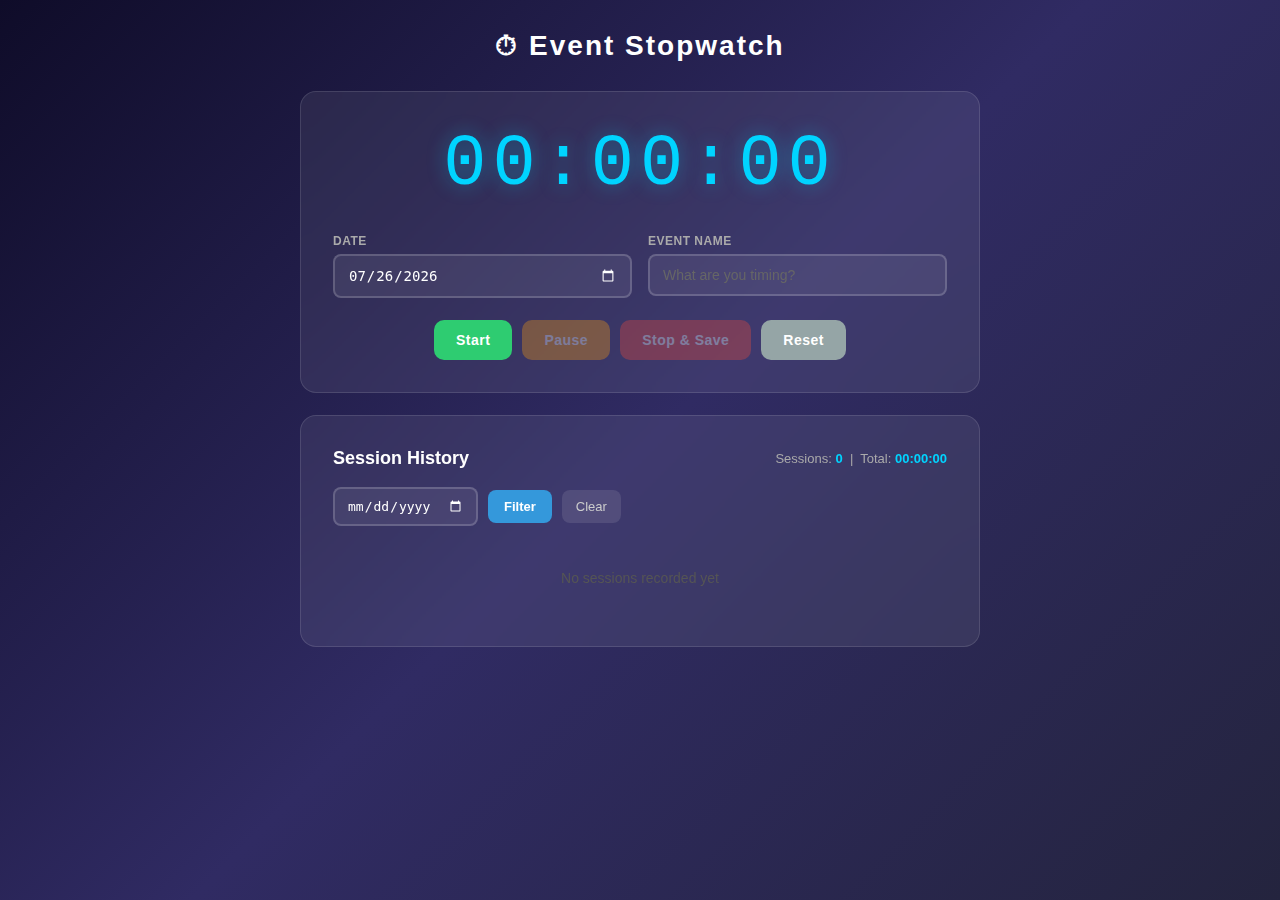
<file: Assignment6/stopwatch.html>
<!DOCTYPE html>
<html lang="en">
<head>
    <meta charset="UTF-8">
    <meta name="viewport" content="width=device-width, initial-scale=1.0">
    <title>Event Stopwatch</title>
    <script src="https://cdnjs.cloudflare.com/ajax/libs/jquery/3.7.1/jquery.min.js"></script>
    <style>
        * { box-sizing: border-box; margin: 0; padding: 0; }
        body {
          font-family: 'Segoe UI', sans-serif;
          background: linear-gradient(135deg, #0f0c29, #302b63, #24243e);
          min-height: 100vh;
          color: #fff;
          padding: 30px 16px;
        }
        h1 { text-align: center; font-size: 28px; margin-bottom: 28px; letter-spacing: 2px; }
        .container { max-width: 680px; margin: 0 auto; }
        .card {
          background: rgba(255,255,255,0.07);
          border: 1px solid rgba(255,255,255,0.12);
          border-radius: 16px;
          padding: 32px;
          margin-bottom: 22px;
          backdrop-filter: blur(10px);
        }
        .timer-display {
          font-size: 72px;
          font-family: 'Courier New', monospace;
          text-align: center;
          color: #00d4ff;
          letter-spacing: 6px;
          margin-bottom: 28px;
          text-shadow: 0 0 20px rgba(0,212,255,0.4);
        }
        .event-details { display: grid; grid-template-columns: 1fr 1fr; gap: 16px; margin-bottom: 22px; }
        .form-group label { display: block; font-size: 12px; font-weight: 600; color: #aaa; margin-bottom: 6px; text-transform: uppercase; letter-spacing: 0.5px; }
        .form-group input {
          width: 100%;
          padding: 11px 13px;
          border: 2px solid rgba(255,255,255,0.18);
          border-radius: 8px;
          background: rgba(255,255,255,0.07);
          color: #fff;
          font-size: 14px;
          outline: none;
          transition: border-color 0.2s;
        }
        .form-group input::placeholder { color: #666; }
        .form-group input:focus { border-color: #00d4ff; }
        .form-group input.error-border { border-color: #e74c3c; }
        .form-group input:disabled { opacity: 0.4; cursor: not-allowed; }
        .form-group input[type="date"]::-webkit-calendar-picker-indicator { filter: invert(1); }
        .error-msg { color: #e74c3c; font-size: 12px; margin-top: 5px; display: none; }
        .controls { display: flex; gap: 10px; justify-content: center; flex-wrap: wrap; }
        .btn { padding: 12px 22px; border: none; border-radius: 10px; font-size: 14px; font-weight: 700; cursor: pointer; transition: transform 0.1s, opacity 0.2s; letter-spacing: 0.5px; }
        .btn:hover:not(:disabled) { transform: scale(1.04); }
        .btn:disabled { opacity: 0.35; cursor: not-allowed; }
        .btn-start { background: #2ecc71; color: #fff; }
        .btn-pause { background: #f39c12; color: #fff; }
        .btn-stop { background: #e74c3c; color: #fff; }
        .btn-reset { background: #95a5a6; color: #fff; }
        .history-header { display: flex; justify-content: space-between; align-items: center; margin-bottom: 18px; flex-wrap: wrap; gap: 10px; }
        .history-header h2 { font-size: 18px; }
        .stats { font-size: 13px; color: #aaa; }
        .stats strong { color: #00d4ff; }
        .filter-row { display: flex; gap: 10px; margin-bottom: 16px; flex-wrap: wrap; align-items: center; }
        .filter-row input {
          padding: 9px 12px;
          border: 2px solid rgba(255,255,255,0.18);
          border-radius: 8px;
          background: rgba(255,255,255,0.07);
          color: #fff;
          font-size: 13px;
          outline: none;
        }
        .filter-row input::-webkit-calendar-picker-indicator { filter: invert(1); }
        .btn-filter { padding: 9px 16px; background: #3498db; color: #fff; border: none; border-radius: 8px; font-size: 13px; font-weight: 600; cursor: pointer; }
        .btn-clear { padding: 9px 14px; background: rgba(255,255,255,0.1); color: #ccc; border: none; border-radius: 8px; font-size: 13px; cursor: pointer; }
        .session-item {
          background: rgba(255,255,255,0.05);
          border: 1px solid rgba(255,255,255,0.08);
          border-radius: 10px;
          padding: 14px 18px;
          margin-bottom: 10px;
          display: flex;
          justify-content: space-between;
          align-items: center;
          flex-wrap: wrap;
          gap: 8px;
        }
        .session-info strong { display: block; font-size: 14px; }
        .session-info small { color: #aaa; font-size: 12px; }
        .session-duration { font-family: 'Courier New', monospace; font-size: 18px; font-weight: 700; color: #00d4ff; }
        .empty-msg { text-align: center; color: #555; padding: 28px; font-size: 14px; }
        .notification {
          position: fixed;
          top: 20px;
          right: 20px;
          background: #2ecc71;
          color: #fff;
          padding: 14px 22px;
          border-radius: 10px;
          font-weight: 600;
          font-size: 14px;
          box-shadow: 0 8px 24px rgba(0,0,0,0.3);
          display: none;
          z-index: 9999;
        }
        @media (max-width: 500px) {
          .event-details { grid-template-columns: 1fr; }
          .timer-display { font-size: 48px; letter-spacing: 3px; }
        }
    </style>
</head>
<body>
<div class="container">
    <h1>⏱ Event Stopwatch</h1>
    <div class="card">
        <div class="timer-display" id="timerDisplay">00:00:00</div>
        <div class="event-details">
            <div class="form-group">
                <label>Date</label>
                <input type="date" id="eventDate">
                <div class="error-msg" id="date-error">Please select a date</div>
            </div>
            <div class="form-group">
                <label>Event Name</label>
                <input type="text" id="eventName" placeholder="What are you timing?">
                <div class="error-msg" id="name-error"></div>
            </div>
        </div>
        <div class="controls">
            <button class="btn btn-start" id="startBtn">Start</button>
            <button class="btn btn-pause" id="pauseBtn" disabled>Pause</button>
            <button class="btn btn-stop" id="stopBtn" disabled>Stop & Save</button>
            <button class="btn btn-reset" id="resetBtn">Reset</button>
        </div>
    </div>
    <div class="card">
        <div class="history-header">
            <h2>Session History</h2>
            <div class="stats">Sessions: <strong id="totalSessions">0</strong> &nbsp;|&nbsp; Total: <strong id="totalTime">00:00:00</strong></div>
        </div>
        <div class="filter-row">
            <input type="date" id="filterDate">
            <button class="btn-filter" id="filterBtn">Filter</button>
            <button class="btn-clear" id="clearFilterBtn">Clear</button>
        </div>
        <div id="historyList"></div>
    </div>
</div>
<div class="notification" id="notification"></div>
<script>
    let intervalId = null, totalSeconds = 0, paused = false;

    const pad = n => String(n).padStart(2,'0');
    const formatTime = s => `${pad(Math.floor(s/3600))}:${pad(Math.floor(s%3600/60))}:${pad(s%60)}`;

    $('#eventDate').val(new Date().toISOString().split('T')[0]);

    const startTimer = () => new Promise(resolve => {
      intervalId = setInterval(() => { totalSeconds++; $('#timerDisplay').text(formatTime(totalSeconds)); }, 1000);
      resolve();
    });

    const stopTimer = () => new Promise(resolve => {
      clearInterval(intervalId);
      intervalId = null;
      resolve();
    });

    const validateDate = () => {
      if (!$('#eventDate').val()) { $('#eventDate').addClass('error-border'); $('#date-error').show(); return false; }
      $('#eventDate').removeClass('error-border'); $('#date-error').hide(); return true;
    };

    const validateName = () => {
      const val = $('#eventName').val().trim();
      const err = msg => { $('#eventName').addClass('error-border'); $('#name-error').text(msg).show(); };
      if (!val) { err('Event name is required'); return false; }
      if (val.length < 3) { err('Event name must be at least 3 characters'); return false; }
      if (val.length > 100) { err('Event name too long (max 100 characters)'); return false; }
      if (!/^[a-zA-Z0-9 \-']+$/.test(val)) { err('Event name contains invalid characters'); return false; }
      $('#eventName').removeClass('error-border'); $('#name-error').hide(); return true;
    };

    $('#eventDate').on('focus', () => { $('#eventDate').removeClass('error-border'); $('#date-error').hide(); });
    $('#eventName').on('focus', () => { $('#eventName').removeClass('error-border'); $('#name-error').hide(); });

    $('#startBtn').on('click', async () => {
      if (!validateDate() | !validateName()) return;
      $('#startBtn').prop('disabled', true);
      $('#pauseBtn, #stopBtn').prop('disabled', false);
      $('#eventDate, #eventName').prop('disabled', true);
      await startTimer();
    });

    $('#pauseBtn').on('click', async () => {
      if (!paused) { await stopTimer(); paused = true; $('#pauseBtn').text('Resume'); }
      else { await startTimer(); paused = false; $('#pauseBtn').text('Pause'); }
    });

    $('#stopBtn').on('click', async () => {
      await stopTimer();
      const sessions = getSessions();
      sessions.unshift({ id: Date.now(), date: $('#eventDate').val(), name: $('#eventName').val().trim(), duration: totalSeconds });
      localStorage.setItem('swSessions', JSON.stringify(sessions));
      showNotification('Session saved!');
      resetState();
      renderHistory();
    });

    $('#resetBtn').on('click', async () => { await stopTimer(); resetState(); });

    $('#filterBtn').on('click', () => renderHistory($('#filterDate').val()));
    $('#clearFilterBtn').on('click', () => { $('#filterDate').val(''); renderHistory(); });

    const getSessions = () => { try { return JSON.parse(localStorage.getItem('swSessions')) || []; } catch { return []; } };

    const resetState = () => {
      paused = false; totalSeconds = 0;
      $('#timerDisplay').text('00:00:00');
      $('#startBtn').prop('disabled', false);
      $('#pauseBtn').prop('disabled', true).text('Pause');
      $('#stopBtn').prop('disabled', true);
      $('#eventDate, #eventName').prop('disabled', false);
      $('#eventName').val('');
      $('#eventDate').val(new Date().toISOString().split('T')[0]);
    };

    const renderHistory = (filterDate = '') => {
      let sessions = getSessions();
      if (filterDate) sessions = sessions.filter(s => s.date === filterDate);
      $('#totalSessions').text(sessions.length);
      $('#totalTime').text(formatTime(sessions.reduce((a,s) => a + s.duration, 0)));
      if (!sessions.length) { $('#historyList').html('<div class="empty-msg">No sessions recorded yet</div>'); return; }
      $('#historyList').html(sessions.map(s => `
        <div class="session-item">
          <div class="session-info"><strong>${$('<div>').text(s.name).html()}</strong><small>${s.date}</small></div>
          <div class="session-duration">${formatTime(s.duration)}</div>
        </div>`).join(''));
    };

    const showNotification = msg => {
      $('#notification').text(msg).fadeIn(300);
      setTimeout(() => $('#notification').fadeOut(400), 2500);
    };

    renderHistory();
</script>
</body>
</html>
</file>
<file: Assignment2/styles.css>
/* ============================================
   GLOBAL STYLES
   ============================================ */
* {
    margin: 0;
    padding: 0;
    box-sizing: border-box;
}

body {
    font-family: 'Segoe UI', Tahoma, Geneva, Verdana, sans-serif;
    line-height: 1.6;
    color: #333;
    background-color: #f4f4f4;
}

/* ============================================
   HEADER & NAVIGATION
   ============================================ */
header {
    background: linear-gradient(135deg, #667eea 0%, #764ba2 100%);
    color: white;
    padding: 1rem 0;
    position: sticky;
    top: 0;
    z-index: 1000;
    box-shadow: 0 2px 10px rgba(0,0,0,0.1);
}

nav {
    display: flex;
    justify-content: space-between;
    align-items: center;
    max-width: 1200px;
    margin: 0 auto;
    padding: 0 2rem;
    flex-wrap: wrap;
}

.logo {
    font-size: 1.5rem;
    font-weight: bold;
}

nav ul {
    display: flex;
    list-style: none;
    gap: 2rem;
    flex-wrap: wrap;
}

nav a {
    color: white;
    text-decoration: none;
    transition: opacity 0.3s;
}

nav a:hover {
    opacity: 0.8;
}

/* ============================================
   MAIN CONTENT CONTAINER
   ============================================ */
.container {
    max-width: 1200px;
    margin: 0 auto;
    padding: 0 2rem;
}

/* ============================================
   SECTIONS
   ============================================ */
section {
    padding: 4rem 0;
    background: white;
    margin: 2rem 0;
    border-radius: 10px;
    box-shadow: 0 4px 6px rgba(0,0,0,0.1);
}

section h2 {
    color: #667eea;
    margin-bottom: 2rem;
    text-align: center;
    font-size: 2rem;
}

/* ============================================
   HERO SECTION
   ============================================ */
.hero {
    background: linear-gradient(135deg, #667eea 0%, #764ba2 100%);
    color: white;
    text-align: center;
    padding: 6rem 2rem;
    margin: 0;
    border-radius: 0;
}

.hero h1 {
    font-size: 3rem;
    margin-bottom: 1rem;
}

.hero p {
    font-size: 1.3rem;
    margin-bottom: 2rem;
}

.hero button {
    background: white;
    color: #667eea;
    padding: 1rem 2rem;
    border: none;
    border-radius: 25px;
    font-size: 1rem;
    cursor: pointer;
    transition: transform 0.3s, box-shadow 0.3s;
}

.hero button:hover {
    transform: translateY(-3px);
    box-shadow: 0 10px 20px rgba(0,0,0,0.2);
}

/* ============================================
   ABOUT SECTION
   ============================================ */
.about-content {
    display: flex;
    justify-content: center;
    align-items: center;
    flex-direction: column;
    text-align: center;
}

.about-content p {
    max-width: 800px;
    font-size: 1.1rem;
    line-height: 1.8;
}

/* ============================================
   EDUCATION SECTION
   ============================================ */
.education-grid {
    display: flex;
    gap: 2rem;
    justify-content: center;
    flex-wrap: wrap;
}

article.education-card {
    flex: 1;
    min-width: 300px;
    background: #f8f9fa;
    padding: 2rem;
    border-radius: 10px;
    border-left: 4px solid #667eea;
    transition: transform 0.3s, box-shadow 0.3s;
}

article.education-card:hover {
    transform: translateY(-5px);
    box-shadow: 0 10px 20px rgba(0,0,0,0.15);
}

article.education-card h3 {
    color: #667eea;
    margin-bottom: 0.5rem;
}

article.education-card .date {
    color: #666;
    font-style: italic;
    margin-bottom: 1rem;
}

/* ============================================
   SKILLS TABLE
   ============================================ */
.skills-table-container {
    overflow-x: auto;
}

table {
    width: 100%;
    border-collapse: collapse;
    margin: 2rem 0;
}

/* CSS Selector 1: Type selector */
th {
    background: #667eea;
    color: white;
    padding: 1rem;
    text-align: left;
}

/* CSS Selector 2: Pseudo-class selector */
tr:nth-child(even) {
    background: #f8f9fa;
}

/* CSS Selector 3: Child selector */
tbody > tr {
    border-bottom: 1px solid #ddd;
}

/* CSS Selector 4: Descendant selector */
table td {
    padding: 1rem;
}

/* CSS Selector 5: Hover pseudo-class */
tr:hover {
    background: #e9ecef;
}

/* ============================================
   EXPERIENCE SECTION
   ============================================ */
article.experience-item {
    background: #f8f9fa;
    padding: 2rem;
    margin: 1.5rem 0;
    border-radius: 10px;
    border-left: 4px solid #764ba2;
}

article.experience-item h3 {
    color: #764ba2;
    margin-bottom: 0.5rem;
}

article.experience-item .date {
    color: #666;
    font-style: italic;
    margin-bottom: 1rem;
}

article.experience-item ul {
    margin-left: 2rem;
}

article.experience-item li {
    margin: 0.5rem 0;
}

/* ============================================
   IMAGE GALLERY (MANDATORY RESPONSIVE COMPONENT 1)
   ============================================ */
.gallery {
    display: flex;
    flex-wrap: wrap;
    justify-content: center;
    gap: 1.5rem;
    padding: 2rem;
}

.gallery-item {
    flex: 1 1 300px;
    max-width: 350px;
    height: 250px;
    background: linear-gradient(135deg, #667eea 0%, #764ba2 100%);
    border-radius: 10px;
    overflow: hidden;
    position: relative;
    cursor: pointer;
    transition: transform 0.3s, box-shadow 0.3s;
}

.gallery-item:hover {
    transform: scale(1.05);
    box-shadow: 0 15px 30px rgba(0,0,0,0.3);
}

.gallery-item::before {
    content: attr(data-title);
    position: absolute;
    bottom: 0;
    left: 0;
    right: 0;
    background: rgba(0,0,0,0.7);
    color: white;
    padding: 1rem;
    transform: translateY(100%);
    transition: transform 0.3s;
}

.gallery-item:hover::before {
    transform: translateY(0);
}

.gallery-item img {
    width: 100%;
    height: 100%;
    object-fit: cover;
}

/* ============================================
   TESTIMONIALS (MANDATORY RESPONSIVE COMPONENT 2)
   ============================================ */
.testimonials {
    display: flex;
    justify-content: center;
    align-items: stretch;
    flex-wrap: wrap;
    gap: 2rem;
    padding: 2rem;
}

.testimonial-card {
    flex: 1 1 300px;
    max-width: 400px;
    background: white;
    padding: 2rem;
    border-radius: 10px;
    box-shadow: 0 4px 6px rgba(0,0,0,0.1);
    transition: transform 0.3s, box-shadow 0.3s, background 0.3s;
    position: relative;
}

.testimonial-card:hover {
    transform: translateY(-10px);
    box-shadow: 0 15px 30px rgba(102, 126, 234, 0.3);
    background: linear-gradient(135deg, #f8f9fa 0%, #e9ecef 100%);
}

.testimonial-card::before {
    content: '"';
    font-size: 4rem;
    color: #667eea;
    position: absolute;
    top: -10px;
    left: 20px;
    opacity: 0.3;
}

.testimonial-text {
    font-style: italic;
    margin-bottom: 1rem;
    color: #555;
}

.testimonial-author {
    font-weight: bold;
    color: #667eea;
}

.testimonial-position {
    color: #888;
    font-size: 0.9rem;
}

/* ============================================
   ASIDE (SIDEBAR)
   ============================================ */
aside {
    background: #f8f9fa;
    padding: 2rem;
    margin: 2rem 0;
    border-radius: 10px;
    border-left: 4px solid #667eea;
}

aside h3 {
    color: #667eea;
    margin-bottom: 1rem;
}

aside ul {
    list-style: none;
}

aside li {
    padding: 0.5rem 0;
    border-bottom: 1px solid #ddd;
}

aside li:last-child {
    border-bottom: none;
}

/* ============================================
   FOOTER
   ============================================ */
footer {
    background: #333;
    color: white;
    text-align: center;
    padding: 2rem;
    margin-top: 2rem;
}

footer a {
    color: #667eea;
    text-decoration: none;
}

footer a:hover {
    text-decoration: underline;
}
</file>
<file: Assignment3/table.css>
#myTable input {
	margin-left: 5px;
}

#myTable {
	border:2px solid green;
	border-collapse: collapse;
	margin: 30px 30px 20px 40px;
}
#myTable td, th {
	border:1px solid green;
	padding: 5px;
}
#myTable th {
	color: #fff;
	background-color: #a7c942;
}
#button {
	color:#fff;
	background-color: gray;
	border-radius: 3px;
	border:2px solid gray;
	margin-left: 180px;
	cursor: not-allowed;
}
#button.enabled {
	background-color: orange;
	border-color: orange;
	cursor: pointer;
}
#add {
	margin-left: 10px;
}
.dropDownTextArea {
	display: none;
}
.arrow {
	cursor: pointer;
}
#studentInfo {
	font-size: 18px;
	font-weight: bold;
	margin: 20px 40px;
}
</file>
<file: Assignment3/style.css>
body {
  font-family: 'Helvetica Neue', 'Helvetica', sans-serif;
}

.socialmediaicons ul {
  margin: 0;
  padding: 0;
  list-style: none;
}

.socialmediaicons ul li {
  display: inline-block;
  margin-left: 5px;
}

.socialmediaicons ul li img {
  width: 30px;
  border-radius: 50%;
}

.socialmediaicons{
	text-align: center;
}
</file>
